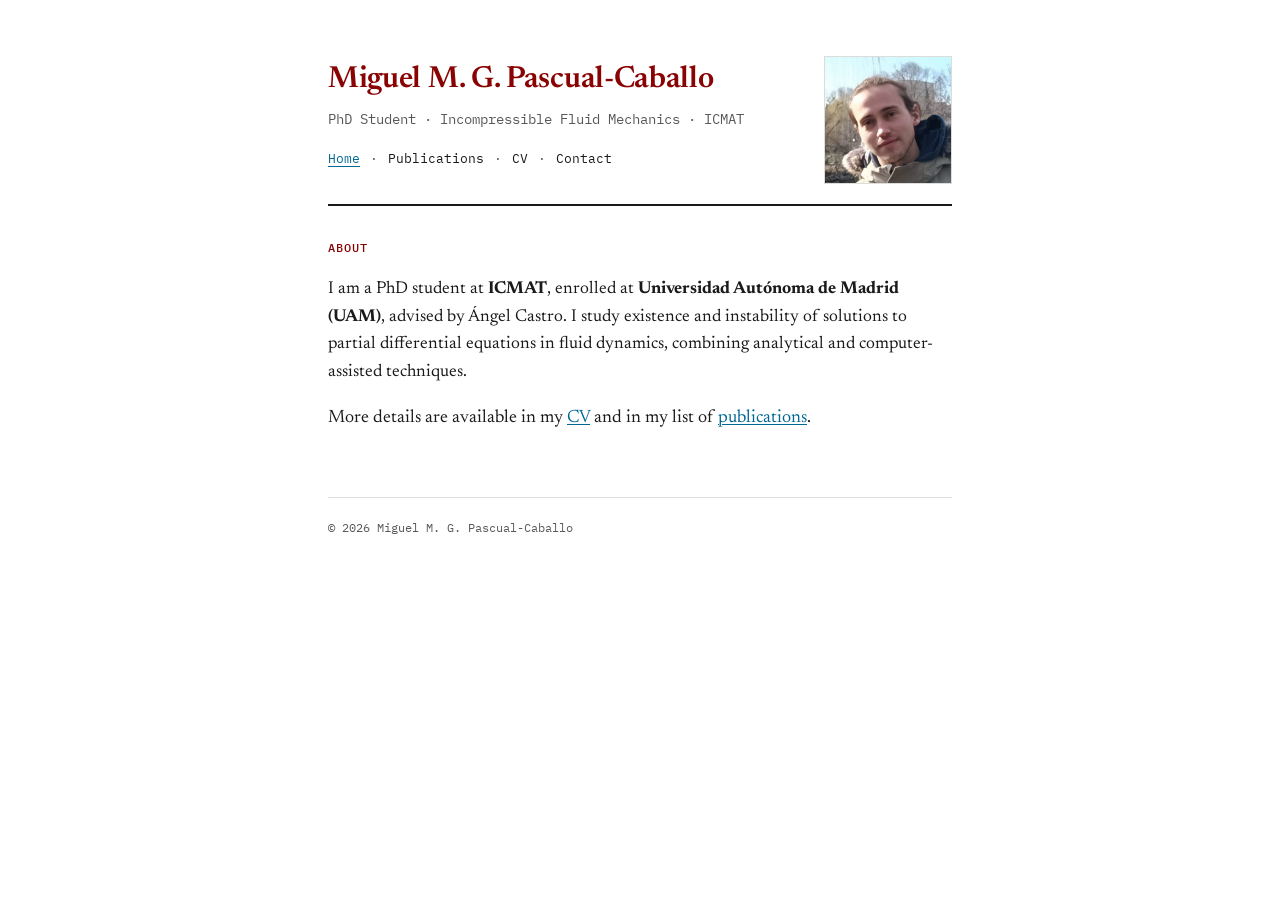
<file: index.html>
<!DOCTYPE html>
<html lang="en">
<head>
<meta charset="UTF-8">
<meta name="viewport" content="width=device-width, initial-scale=1.0">
<title>Miguel M. G. Pascual-Caballo · Mathematics PhD Student</title>
<meta name="description" content="Personal page of Pascual-Caballo, mathematics PhD student at ICMAT, enrolled at Universidad Autónoma de Madrid (UAM). Publications and CV.">
<link rel="preconnect" href="https://fonts.googleapis.com">
<link rel="preconnect" href="https://fonts.gstatic.com" crossorigin>
<link href="https://fonts.googleapis.com/css2?family=Newsreader:ital,wght@0,400;0,500;0,600;1,400&family=IBM+Plex+Mono:wght@400;500&display=swap" rel="stylesheet">
<link rel="stylesheet" href="assets/css/style.css">
<link rel="canonical" href="https://miguelmgpascualcaballo.github.io/">
<script type="application/ld+json">
{
  "@context": "https://schema.org",
  "@type": "Person",
  "name": "Miguel M. G. Pascual-Caballo",
  "url": "https://miguelmgpascualcaballo.github.io/",
  "image": "https://miguelmgpascualcaballo.github.io/assets/img/profile.jpg",
  "jobTitle": "PhD Student",
  "affiliation": {
    "@type": "CollegeOrUniversity",
    "name": "Instituto de Ciencias Matemáticas (ICMAT)"
  },
  "alumniOf": [
    {
      "@type": "CollegeOrUniversity",
      "name": "Universidad Autónoma de Madrid"
    },
    {
      "@type": "CollegeOrUniversity",
      "name": "Universidad Complutense de Madrid"
    }
  ],
  "sameAs": [
    "https://github.com/MiguelMGPascualCaballo",
    "https://www.icmat.es/people/miguel.martinez/",
    "https://arxiv.org/search/?searchtype=author&query=Pascual-Caballo"
  ]
}
</script>
</head>
<body>
<div class="page">

  <header class="masthead">
    <div class="masthead-text">
    <p class="name">Miguel M. G. Pascual-Caballo</p>
    <p class="role">PhD Student · Incompressible Fluid Mechanics · ICMAT</p>
    <nav class="site-nav" aria-label="Primary">
      <ul>
        <li><a href="index.html" aria-current="page">Home</a></li>
        <li><a href="publications.html">Publications</a></li>
        <li><a href="cv.html">CV</a></li>
        <li><a href="contact.html">Contact</a></li>
      </ul>
    </nav>
    </div>
    <div class="masthead-photo"><img src="assets/img/profile.jpg" alt="Miguel M. G. Pascual-Caballo"></div>
  </header>

  <main>

    <section>
      <h2 class="section-title">About</h2>
      <p class="lede">
        I am a PhD student at <strong>ICMAT</strong>, enrolled at
        <strong>Universidad Autónoma de Madrid (UAM)</strong>, advised by Ángel Castro.
        I study existence and instability of solutions to partial differential equations in
        fluid dynamics, combining analytical and computer-assisted techniques.
      </p>
      <p>
        More details are available in my <a href="cv.html">CV</a> and in my list of
        <a href="publications.html">publications</a>.
      </p>
    </section>

  </main>

  <footer class="site-footer">
    &copy; 2026 Miguel M. G. Pascual-Caballo
  </footer>

</div>
</body>
</html>
</file>
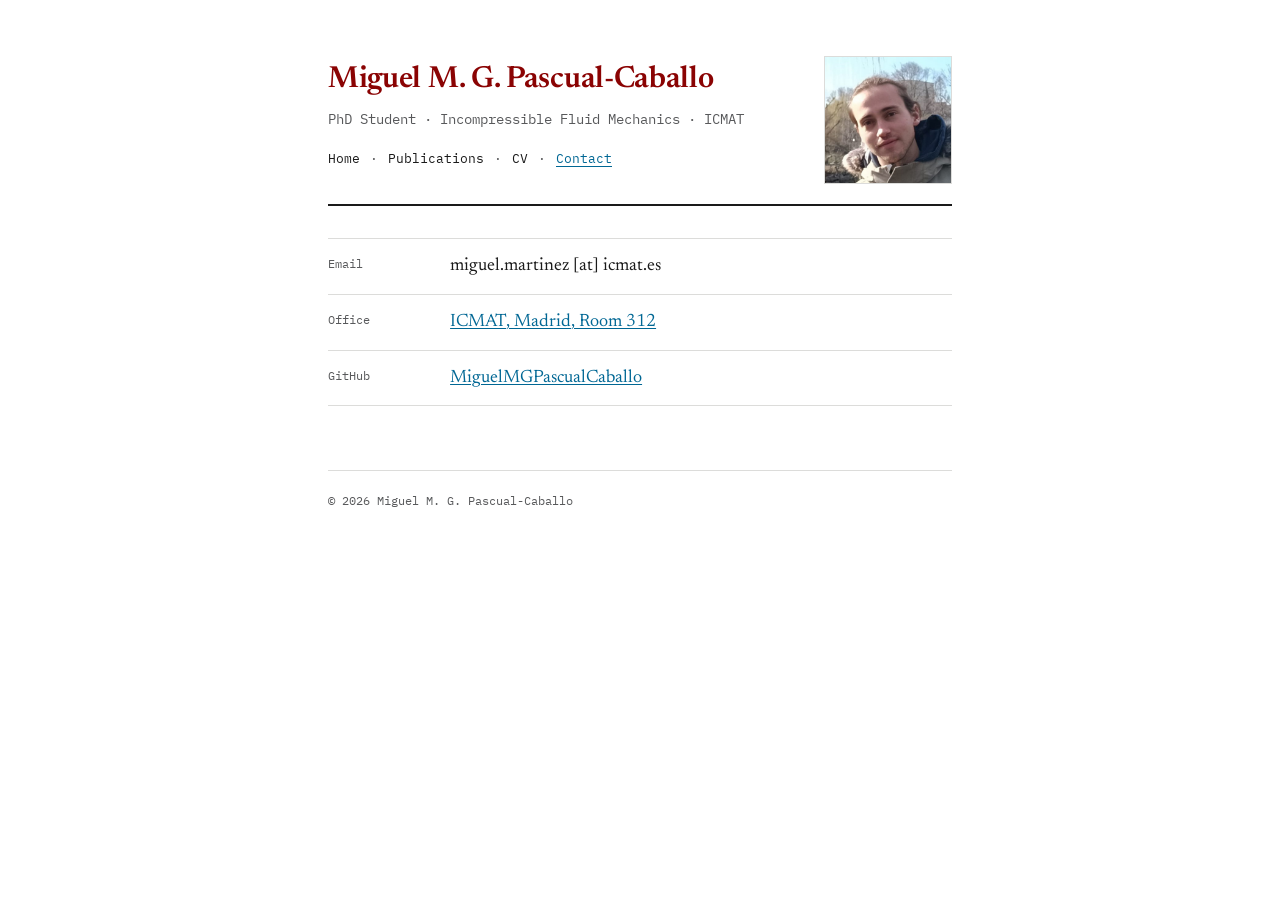
<file: contact.html>
<!DOCTYPE html>
<html lang="en">
<head>
<meta charset="UTF-8">
<meta name="viewport" content="width=device-width, initial-scale=1.0">
<title>Contact · Miguel M. G. Pascual-Caballo</title>
<meta name="description" content="Contact information and professional links for Pascual-Caballo.">
<link rel="preconnect" href="https://fonts.googleapis.com">
<link rel="preconnect" href="https://fonts.gstatic.com" crossorigin>
<link href="https://fonts.googleapis.com/css2?family=Newsreader:ital,wght@0,400;0,500;0,600;1,400&family=IBM+Plex+Mono:wght@400;500&display=swap" rel="stylesheet">
<link rel="stylesheet" href="assets/css/style.css">
<link rel="canonical" href="https://miguelmgpascualcaballo.github.io/contact.html">
</head>
<body>
<div class="page">

  <header class="masthead">
    <div class="masthead-text">
    <p class="name">Miguel M. G. Pascual-Caballo</p>
    <p class="role">PhD Student · Incompressible Fluid Mechanics · ICMAT</p>
    <nav class="site-nav" aria-label="Primary">
      <ul>
        <li><a href="index.html">Home</a></li>
        <li><a href="publications.html">Publications</a></li>
        <li><a href="cv.html">CV</a></li>
        <li><a href="contact.html" aria-current="page">Contact</a></li>
      </ul>
    </nav>
    </div>
    <div class="masthead-photo"><img src="assets/img/profile.jpg" alt="Miguel M. G. Pascual-Caballo"></div>
  </header>

  <main>

    <section>
      <ul class="contact-list">
        <li><span class="label">Email</span> miguel.martinez [at] icmat.es</li>
        <li><span class="label">Office</span> <a href="https://www.icmat.es/people/miguel.martinez/" target="_blank" rel="noopener">ICMAT, Madrid, Room 312</a></li>
        <li><span class="label">GitHub</span> <a href="https://github.com/MiguelMGPascualCaballo" target="_blank" rel="noopener">MiguelMGPascualCaballo</a></li>
      </ul>
    </section>

  </main>

  <footer class="site-footer">
    &copy; 2026 Miguel M. G. Pascual-Caballo
  </footer>

</div>
</body>
</html>
</file>
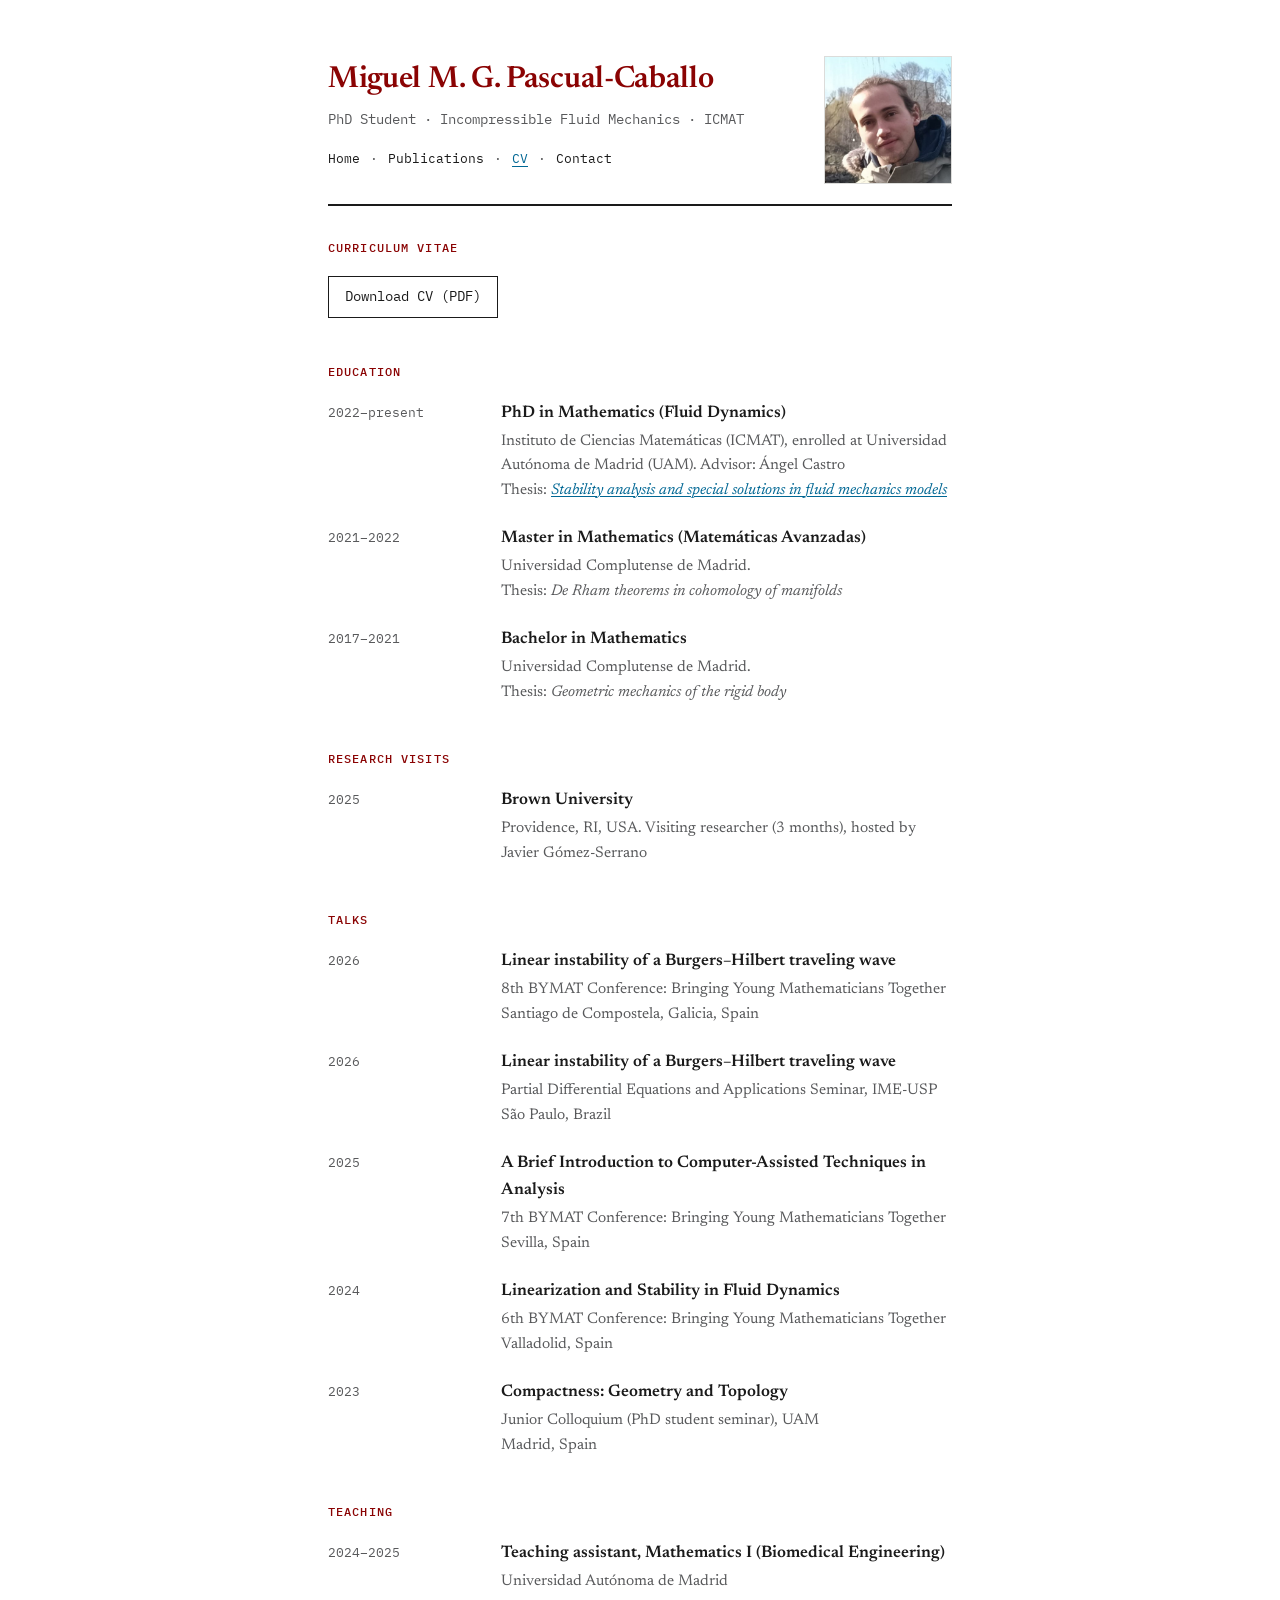
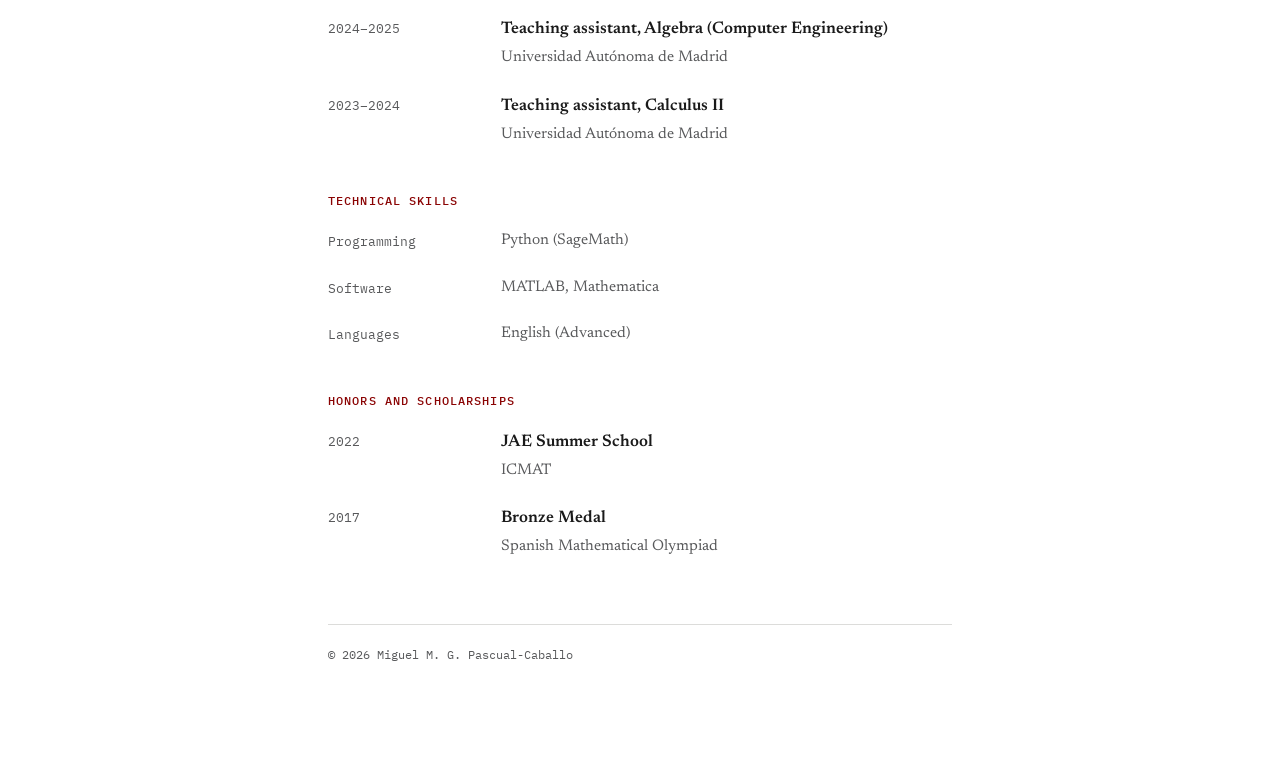
<file: cv.html>
<!DOCTYPE html>
<html lang="en">
<head>
<meta charset="UTF-8">
<meta name="viewport" content="width=device-width, initial-scale=1.0">
<title>CV · Miguel M. G. Pascual-Caballo</title>
<meta name="description" content="Curriculum vitae of Pascual-Caballo: education, research visits, talks and teaching.">
<link rel="preconnect" href="https://fonts.googleapis.com">
<link rel="preconnect" href="https://fonts.gstatic.com" crossorigin>
<link href="https://fonts.googleapis.com/css2?family=Newsreader:ital,wght@0,400;0,500;0,600;1,400&family=IBM+Plex+Mono:wght@400;500&display=swap" rel="stylesheet">
<link rel="stylesheet" href="assets/css/style.css">
<link rel="canonical" href="https://miguelmgpascualcaballo.github.io/cv.html">
</head>
<body>
<div class="page">

  <header class="masthead">
    <div class="masthead-text">
    <p class="name">Miguel M. G. Pascual-Caballo</p>
    <p class="role">PhD Student · Incompressible Fluid Mechanics · ICMAT</p>
    <nav class="site-nav" aria-label="Primary">
      <ul>
        <li><a href="index.html">Home</a></li>
        <li><a href="publications.html">Publications</a></li>
        <li><a href="cv.html" aria-current="page">CV</a></li>
        <li><a href="contact.html">Contact</a></li>
      </ul>
    </nav>
    </div>
    <div class="masthead-photo"><img src="assets/img/profile.jpg" alt="Miguel M. G. Pascual-Caballo"></div>
  </header>

  <main>

    <section>
      <h2 class="section-title">Curriculum Vitae</h2>
      <p><a class="btn" href="assets/cv/cv-pascual-caballo.pdf" download>Download CV (PDF)</a></p>
    </section>

    <section>
      <h2 class="section-title">Education</h2>
      <div class="entry-list">
        <div class="entry">
          <div class="when">2022–present</div>
          <div class="what">
            <h3>PhD in Mathematics (Fluid Dynamics)</h3>
            <p>Instituto de Ciencias Matemáticas (ICMAT), enrolled at Universidad Autónoma de Madrid (UAM). Advisor: Ángel Castro</p>
            <p>Thesis: <a href="assets/thesis/phd-thesis-pascual-caballo.pdf"><em>Stability analysis and special solutions in fluid mechanics models</em></a></p>
          </div>
        </div>
        <div class="entry">
          <div class="when">2021–2022</div>
          <div class="what">
            <h3>Master in Mathematics (Matemáticas Avanzadas)</h3>
            <p>Universidad Complutense de Madrid.</p>
            <p>Thesis: <em>De Rham theorems in cohomology of manifolds</em></p>
          </div>
        </div>
        <div class="entry">
          <div class="when">2017–2021</div>
          <div class="what">
            <h3>Bachelor in Mathematics</h3>
            <p>Universidad Complutense de Madrid.</p>
            <p>Thesis: <em>Geometric mechanics of the rigid body</em></p>
          </div>
        </div>
      </div>
    </section>

    <section>
      <h2 class="section-title">Research visits</h2>
      <div class="entry-list">
        <div class="entry">
          <div class="when">2025</div>
          <div class="what">
            <h3>Brown University</h3>
            <p>Providence, RI, USA. Visiting researcher (3 months), hosted by Javier Gómez-Serrano</p>
          </div>
        </div>
      </div>
    </section>

    <section>
      <h2 class="section-title">Talks</h2>
      <div class="entry-list">
        <div class="entry">
          <div class="when">2026</div>
          <div class="what">
            <h3>Linear instability of a Burgers–Hilbert traveling wave</h3>
            <p>8th BYMAT Conference: Bringing Young Mathematicians Together<br>Santiago de Compostela, Galicia, Spain</p>
          </div>
        </div>
        <div class="entry">
          <div class="when">2026</div>
          <div class="what">
            <h3>Linear instability of a Burgers–Hilbert traveling wave</h3>
            <p>Partial Differential Equations and Applications Seminar, IME-USP<br>São Paulo, Brazil</p>
          </div>
        </div>
        <div class="entry">
          <div class="when">2025</div>
          <div class="what">
            <h3>A Brief Introduction to Computer-Assisted Techniques in Analysis</h3>
            <p>7th BYMAT Conference: Bringing Young Mathematicians Together<br>Sevilla, Spain</p>
          </div>
        </div>
        <div class="entry">
          <div class="when">2024</div>
          <div class="what">
            <h3>Linearization and Stability in Fluid Dynamics</h3>
            <p>6th BYMAT Conference: Bringing Young Mathematicians Together<br>Valladolid, Spain</p>
          </div>
        </div>
        <div class="entry">
          <div class="when">2023</div>
          <div class="what">
            <h3>Compactness: Geometry and Topology</h3>
            <p>Junior Colloquium (PhD student seminar), UAM<br>Madrid, Spain</p>
          </div>
        </div>
      </div>
    </section>

    <section>
      <h2 class="section-title">Teaching</h2>
      <div class="entry-list">
        <div class="entry">
          <div class="when">2024–2025</div>
          <div class="what">
            <h3>Teaching assistant, Mathematics I (Biomedical Engineering)</h3>
            <p>Universidad Autónoma de Madrid</p>
          </div>
        </div>
        <div class="entry">
          <div class="when">2024–2025</div>
          <div class="what">
            <h3>Teaching assistant, Algebra (Computer Engineering)</h3>
            <p>Universidad Autónoma de Madrid</p>
          </div>
        </div>
        <div class="entry">
          <div class="when">2023–2024</div>
          <div class="what">
            <h3>Teaching assistant, Calculus II</h3>
            <p>Universidad Autónoma de Madrid</p>
          </div>
        </div>
      </div>
    </section>

    <section>
      <h2 class="section-title">Technical skills</h2>
      <div class="entry-list">
        <div class="entry">
          <div class="when">Programming</div>
          <div class="what"><p>Python (SageMath)</p></div>
        </div>
        <div class="entry">
          <div class="when">Software</div>
          <div class="what"><p>MATLAB, Mathematica</p></div>
        </div>
        <div class="entry">
          <div class="when">Languages</div>
          <div class="what"><p>English (Advanced)</p></div>
        </div>
      </div>
    </section>

    <section>
      <h2 class="section-title">Honors and scholarships</h2>
      <div class="entry-list">
        <div class="entry">
          <div class="when">2022</div>
          <div class="what">
            <h3>JAE Summer School</h3>
            <p>ICMAT</p>
          </div>
        </div>
        <div class="entry">
          <div class="when">2017</div>
          <div class="what">
            <h3>Bronze Medal</h3>
            <p>Spanish Mathematical Olympiad</p>
          </div>
        </div>
      </div>
    </section>

  </main>

  <footer class="site-footer">
    &copy; 2026 Miguel M. G. Pascual-Caballo
  </footer>

</div>
</body>
</html>
</file>
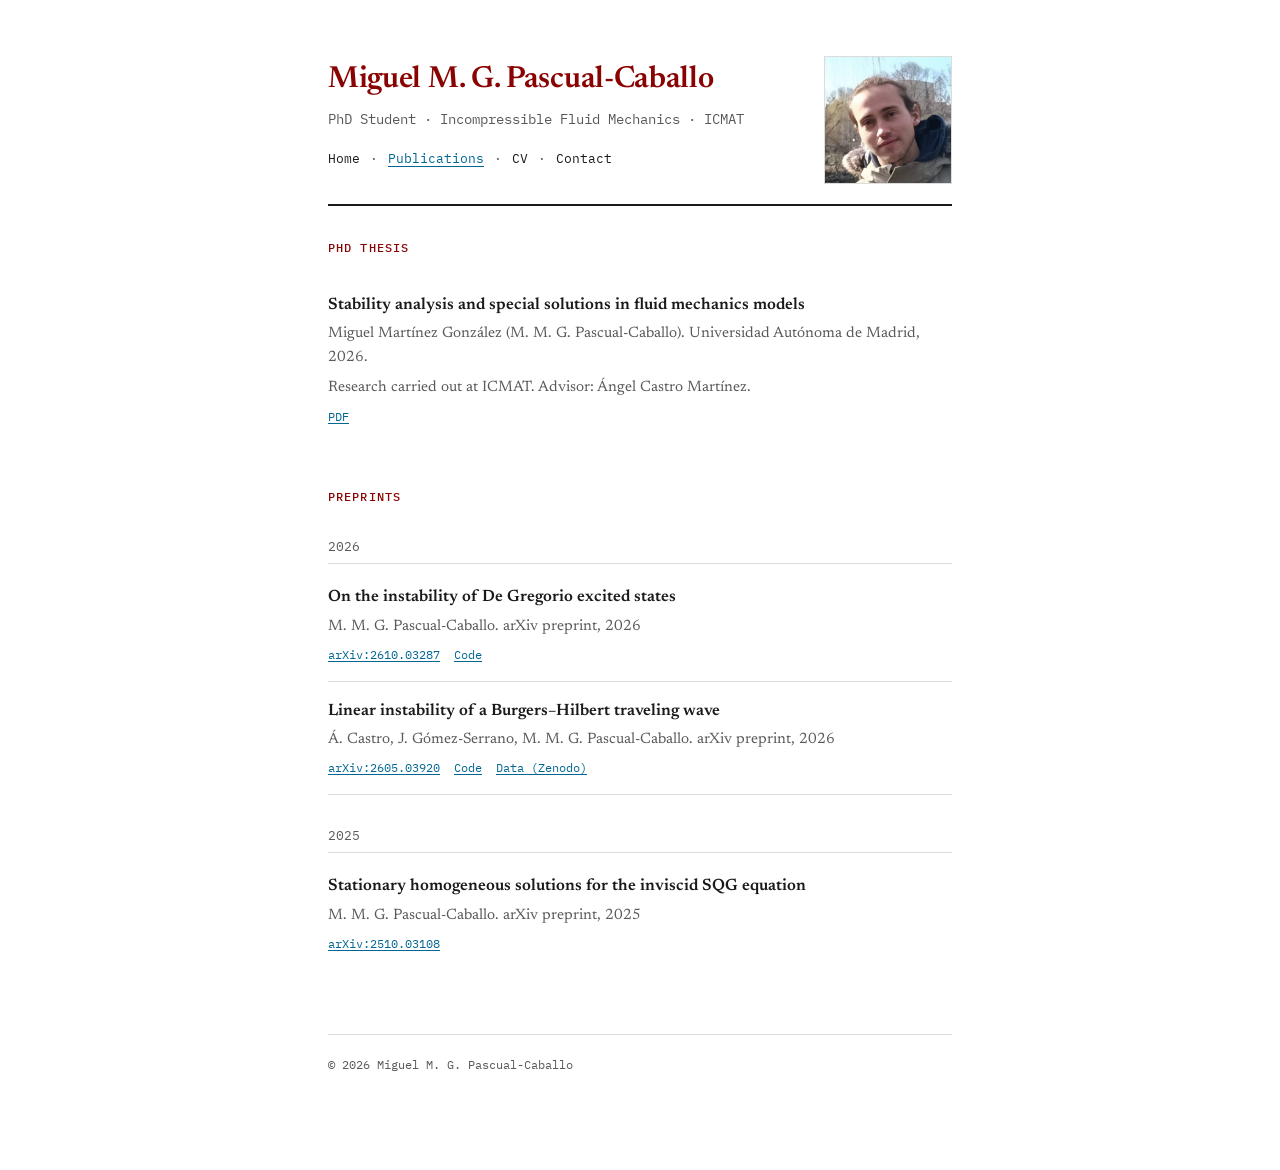
<file: publications.html>
<!DOCTYPE html>
<html lang="en">
<head>
<meta charset="UTF-8">
<meta name="viewport" content="width=device-width, initial-scale=1.0">
<title>Publications · Miguel M. G. Pascual-Caballo</title>
<meta name="description" content="Publications by Pascual-Caballo: PhD thesis, papers and preprints in fluid dynamics and PDE.">
<link rel="preconnect" href="https://fonts.googleapis.com">
<link rel="preconnect" href="https://fonts.gstatic.com" crossorigin>
<link href="https://fonts.googleapis.com/css2?family=Newsreader:ital,wght@0,400;0,500;0,600;1,400&family=IBM+Plex+Mono:wght@400;500&display=swap" rel="stylesheet">
<link rel="stylesheet" href="assets/css/style.css">
<link rel="canonical" href="https://miguelmgpascualcaballo.github.io/publications.html">
</head>
<body>
<div class="page">

  <header class="masthead">
    <div class="masthead-text">
    <p class="name">Miguel M. G. Pascual-Caballo</p>
    <p class="role">PhD Student · Incompressible Fluid Mechanics · ICMAT</p>
    <nav class="site-nav" aria-label="Primary">
      <ul>
        <li><a href="index.html">Home</a></li>
        <li><a href="publications.html" aria-current="page">Publications</a></li>
        <li><a href="cv.html">CV</a></li>
        <li><a href="contact.html">Contact</a></li>
      </ul>
    </nav>
    </div>
    <div class="masthead-photo"><img src="assets/img/profile.jpg" alt="Miguel M. G. Pascual-Caballo"></div>
  </header>

  <main>

    <section id="phd-thesis" aria-labelledby="phd-thesis-title">
      <h2 class="section-title" id="phd-thesis-title">PhD thesis</h2>
      <div class="pub">
        <h3>Stability analysis and special solutions in fluid mechanics models</h3>
        <p class="authors">Miguel Martínez González (M. M. G. Pascual-Caballo). Universidad Autónoma de Madrid, 2026.</p>
        <p class="authors">Research carried out at ICMAT. Advisor: Ángel Castro Martínez.</p>
        <p class="links"><a href="assets/thesis/phd-thesis-pascual-caballo.pdf">PDF</a></p>
      </div>
    </section>

    <section>
      <h2 class="section-title">Preprints</h2>

      <div class="pub-year">2026</div>
      <div class="pub">
        <h3>On the instability of De Gregorio excited states</h3>
        <p class="authors">M. M. G. Pascual-Caballo. arXiv preprint, 2026</p>
        <p class="links"><a href="https://arxiv.org/abs/2610.03287" target="_blank" rel="noopener">arXiv:2610.03287</a><a href="https://github.com/MiguelMGPascualCaballo/dgreg/tree/v2.0" target="_blank" rel="noopener">Code</a></p>
      </div>
      <div class="pub">
        <h3>Linear instability of a Burgers–Hilbert traveling wave</h3>
        <p class="authors">Á. Castro, J. Gómez-Serrano, M. M. G. Pascual-Caballo. arXiv preprint, 2026</p>
        <p class="links"><a href="https://arxiv.org/abs/2605.03920" target="_blank" rel="noopener">arXiv:2605.03920</a><a href="https://github.com/MiguelMGPascualCaballo/bhtw" target="_blank" rel="noopener">Code</a><a href="https://doi.org/10.5281/zenodo.19250315" target="_blank" rel="noopener">Data (Zenodo)</a></p>
      </div>

      <div class="pub-year">2025</div>
      <div class="pub">
        <h3>Stationary homogeneous solutions for the inviscid SQG equation</h3>
        <p class="authors">M. M. G. Pascual-Caballo. arXiv preprint, 2025</p>
        <p class="links"><a href="https://arxiv.org/abs/2510.03108" target="_blank" rel="noopener">arXiv:2510.03108</a></p>
      </div>

    </section>

  </main>

  <footer class="site-footer">
    &copy; 2026 Miguel M. G. Pascual-Caballo
  </footer>

</div>
</body>
</html>
<!-- Retry Pages deployment -->
</file>
<file: assets/css/style.css>
/* ============================================================
   Pascual-Caballo — personal academic page
   ============================================================ */

:root {
  --bg: #ffffff;
  --bg-alt: #f5f5f3;
  --text: #1a1a1a;
  --text-muted: #58595b;
  --accent: #8a0303;
  --link: #006794;
  --link-visited: #551a8b;
  --border: #dcdcda;
  --rule: #1a1a1a;
  --font-body: "Newsreader", Georgia, "Times New Roman", serif;
  --font-mono: "IBM Plex Mono", ui-monospace, "SF Mono", Menlo, monospace;
  --measure: 42rem;
}

@media (prefers-color-scheme: dark) {
  :root:not([data-theme="light"]) {
    --bg: #15171a;
    --bg-alt: #1d2024;
    --text: #e6e4dd;
    --text-muted: #9a9890;
    --accent: #e0796f;
    --link: #7ec8e3;
    --link-visited: #c9a8f5;
    --border: #33353a;
    --rule: #e6e4dd;
  }
}
:root[data-theme="dark"] {
  --bg: #15171a;
  --bg-alt: #1d2024;
  --text: #e6e4dd;
  --text-muted: #9a9890;
  --accent: #e0796f;
  --link: #7ec8e3;
  --link-visited: #c9a8f5;
  --border: #33353a;
  --rule: #e6e4dd;
}

* { box-sizing: border-box; }
html { text-size-adjust: 100%; }

body {
  margin: 0;
  background: var(--bg);
  color: var(--text);
  font-family: var(--font-body);
  font-size: 18px;
  line-height: 1.6;
}

.page {
  max-width: var(--measure);
  margin: 0 auto;
  padding: 56px 24px 96px;
}

a { color: var(--link); text-decoration-thickness: 1px; text-underline-offset: 2px; }
a:visited { color: var(--link-visited); }
a:hover { text-decoration-thickness: 2px; }

img { max-width: 100%; }

/* ---------- Masthead ---------- */

.masthead {
  display: flex;
  justify-content: space-between;
  align-items: flex-start;
  gap: 20px;
  border-bottom: 2px solid var(--rule);
  padding-bottom: 20px;
  margin-bottom: 32px;
}

.masthead-text { flex: 1; min-width: 0; }

.masthead .name {
  font-size: 1.9rem;
  font-weight: 600;
  margin: 0 0 4px;
  letter-spacing: -0.01em;
  color: var(--accent);
}

.masthead .role {
  font-family: var(--font-mono);
  font-size: 0.85rem;
  color: var(--text-muted);
  margin: 0 0 18px;
}

.masthead-photo {
  width: 128px;
  height: 128px;
  flex-shrink: 0;
  border: 1px solid var(--border);
  background: var(--bg-alt);
}
.masthead-photo img {
  display: block;
  width: 100%;
  height: 100%;
  object-fit: cover;
}
@media (max-width: 560px) {
  .masthead-photo { width: 88px; height: 88px; }
}

nav.site-nav ul {
  list-style: none;
  display: flex;
  flex-wrap: wrap;
  gap: 4px 0;
  margin: 0;
  padding: 0;
  font-family: var(--font-mono);
  font-size: 0.82rem;
}
nav.site-nav li:not(:last-child)::after {
  content: "\00b7";
  margin: 0 10px;
  color: var(--text-muted);
}
nav.site-nav a {
  color: var(--text);
  text-decoration: none;
}
nav.site-nav a:visited { color: var(--text); }
nav.site-nav a:hover,
nav.site-nav a[aria-current="page"] {
  color: var(--link);
  text-decoration: underline;
  text-underline-offset: 3px;
}

/* ---------- Sections ---------- */

section { margin-bottom: 44px; }

h2.section-title {
  font-family: var(--font-mono);
  font-size: 0.78rem;
  text-transform: uppercase;
  letter-spacing: 0.09em;
  color: var(--accent);
  margin: 0 0 18px;
  font-weight: 500;
}

h1, h2, h3 { font-family: var(--font-body); }

p { margin: 0 0 1em; }
p:last-child { margin-bottom: 0; }

.lede { font-size: 1.08rem; }

/* ---------- Entry list (research, positions, education) ---------- */

.entry-list { display: flex; flex-direction: column; gap: 22px; }

.entry {
  display: grid;
  grid-template-columns: 8.5em 1fr;
  gap: 4px 20px;
}
.entry .when {
  font-family: var(--font-mono);
  font-size: 0.8rem;
  color: var(--text-muted);
  padding-top: 3px;
  font-variant-numeric: tabular-nums;
}
.entry .what h3 {
  margin: 0 0 3px;
  font-size: 1.05rem;
  font-weight: 600;
}
.entry .what p {
  margin: 0;
  color: var(--text-muted);
  font-size: 0.96rem;
}

@media (max-width: 560px) {
  .entry { grid-template-columns: 1fr; gap: 2px; }
}

/* ---------- Publications ---------- */

.pub-year {
  font-family: var(--font-mono);
  font-size: 0.82rem;
  color: var(--text-muted);
  margin: 30px 0 4px;
  border-bottom: 1px solid var(--border);
  padding-bottom: 6px;
}
.pub-year:first-child { margin-top: 0; }

.pub {
  padding: 16px 0;
  border-bottom: 1px solid var(--border);
}
.pub:last-child { border-bottom: none; }
.pub h3 { margin: 0 0 4px; font-size: 1.03rem; font-weight: 600; }
.pub .authors { color: var(--text-muted); font-size: 0.94rem; margin: 0 0 6px; }
.pub .links {
  font-family: var(--font-mono);
  font-size: 0.78rem;
}
.pub .links a { margin-right: 14px; }
.pub .links span.tag {
  color: var(--text-muted);
}

/* ---------- CV button ---------- */

.btn {
  display: inline-block;
  font-family: var(--font-mono);
  font-size: 0.85rem;
  border: 1px solid var(--rule);
  color: var(--text);
  padding: 9px 16px;
  text-decoration: none;
}
.btn:hover { background: var(--rule); color: var(--bg); }
.btn:visited { color: var(--text); }

/* ---------- Contact list ---------- */

.contact-list {
  list-style: none;
  padding: 0;
  margin: 0;
  border-top: 1px solid var(--border);
}
.contact-list li {
  display: flex;
  gap: 16px;
  padding: 13px 0;
  border-bottom: 1px solid var(--border);
}
.contact-list .label {
  width: 8.5em;
  flex-shrink: 0;
  font-family: var(--font-mono);
  font-size: 0.78rem;
  color: var(--text-muted);
  padding-top: 2px;
}

/* ---------- Footer ---------- */

footer.site-footer {
  margin-top: 64px;
  padding-top: 20px;
  border-top: 1px solid var(--border);
  font-family: var(--font-mono);
  font-size: 0.76rem;
  color: var(--text-muted);
}
</file>
